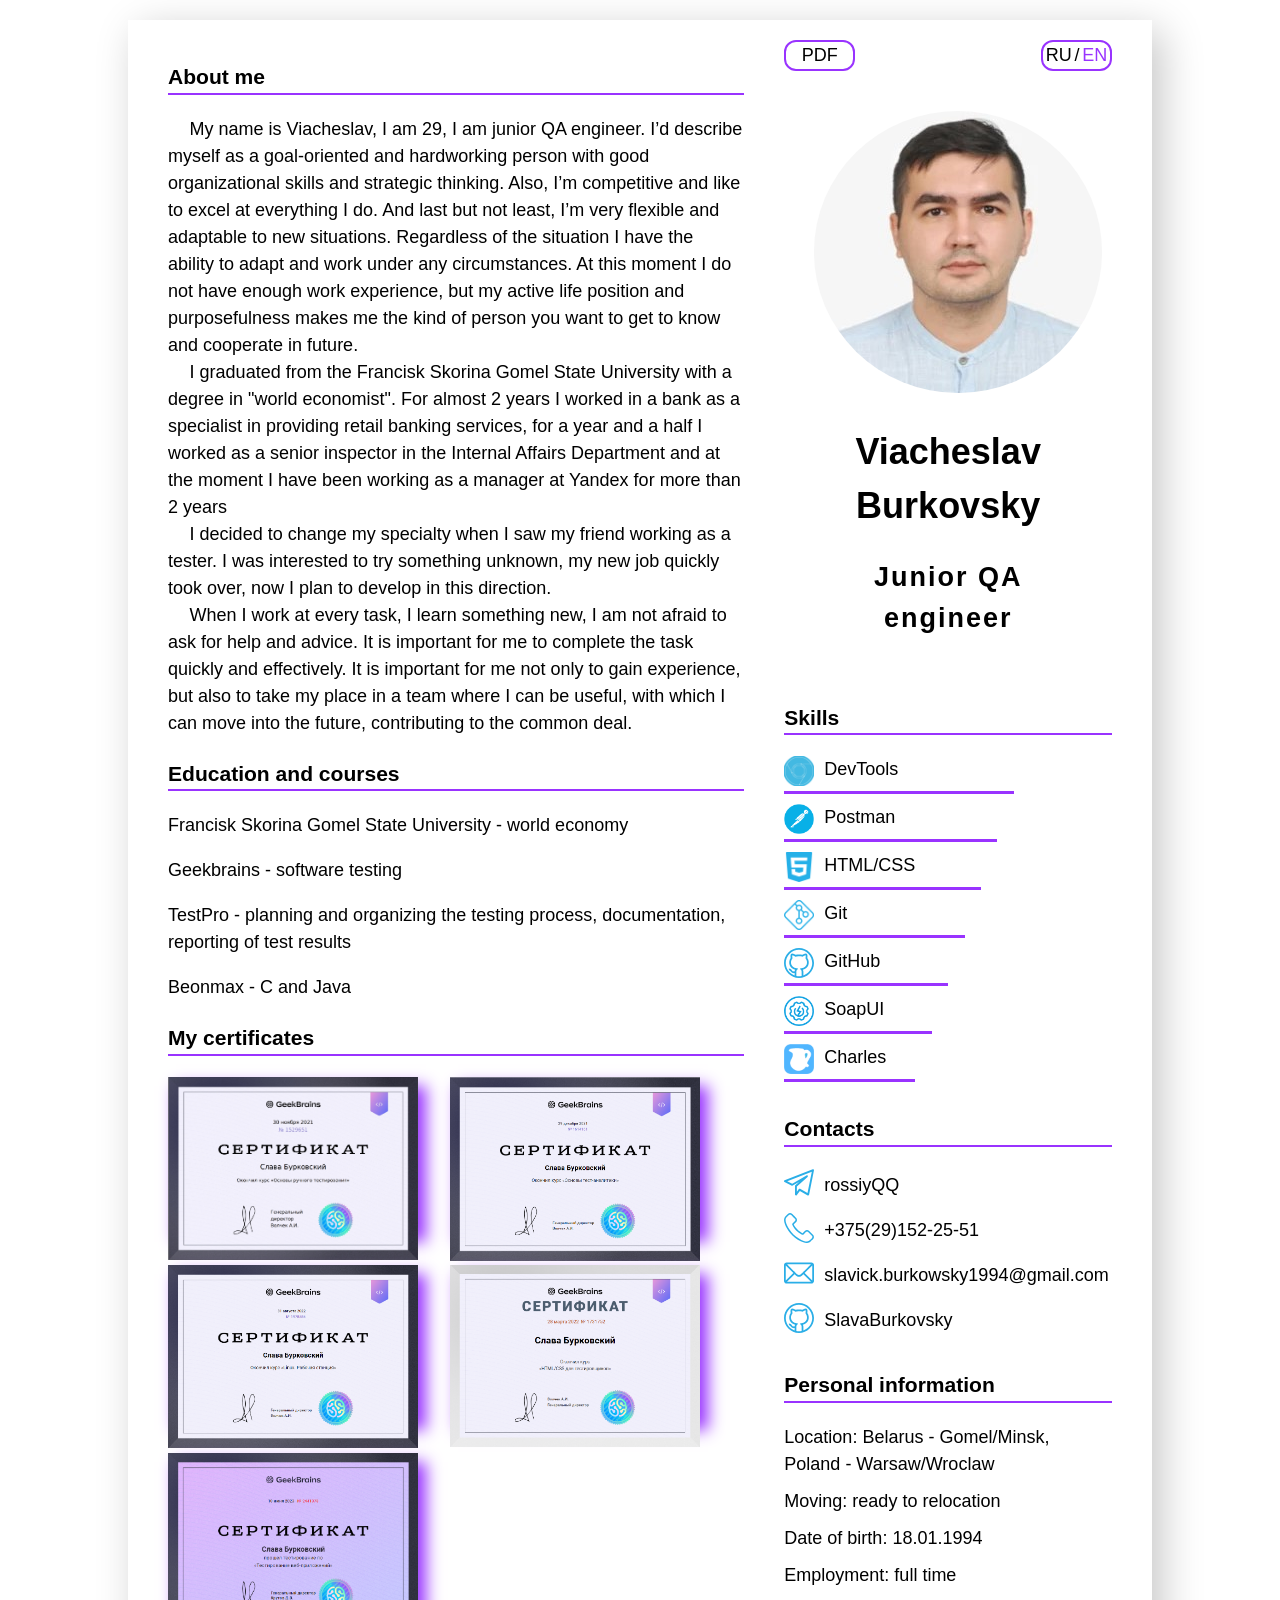
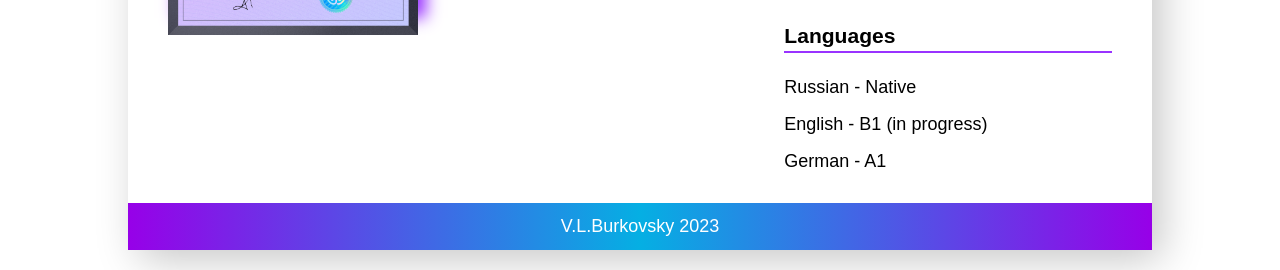
<file: index.html>
<!DOCTYPE html>
<html lang="en">

<head>
    <meta http-equiv="Content-Type" content="text/html; charset=UTF-8">

    <meta name="viewport"
        content="width=device-width, user-scalable=no, initial-scale=1.0, maximum-scale=1.0, minimum-scale=1.0">
    <meta http-equiv="X-UA-Compatible" content="ie=edge">
    <title>Document1</title>
    <link rel="stylesheet" href="./Document_files/css2">
    <link rel="stylesheet" href="./Document_files/style.css">
</head>

<body>
    <div class="container">
        <div class="wrapper">
            <div class="left-column">
                <section class="about-me">
                    <h3 data-i18n="about-me">About me</h3>
                    <p class="about-me-content" data-i18n="about-me-content-1">My name is Viacheslav, I am 29, I am
                        junior QA engineer. I’d describe myself as a goal-oriented and hardworking person with good
                        organizational skills and strategic thinking. Also, I’m competitive and like to excel at
                        everything I do. And last but not least, I’m very flexible and adaptable to new situations.
                        Regardless of the situation I have the ability to adapt and work under any circumstances. At
                        this moment I do not have enough work experience, but my active life position and purposefulness
                        makes me the kind of person you want to get to know and cooperate in future.</p>
                    <p class="about-me-content" data-i18n="about-me-content-2">I graduated from the Francisk Skorina
                        Gomel State University with a degree in "world economist". For almost 2 years I worked in a bank
                        as a specialist in providing retail banking services, for a year and a half I worked as a senior
                        inspector in the Internal Affairs Department and at the moment I have been working as a manager
                        at Yandex for more than 2 years </p>
                    <p class="about-me-content" data-i18n="about-me-content-3">I decided to change my specialty when I
                        saw my friend working as a tester. I was interested to try something unknown, my new job quickly
                        took over, now I plan to develop in this direction. </p>
                    <p class="about-me-content" data-i18n="about-me-content-4">When I work at every task, I learn
                        something new, I am not afraid to ask for help and advice. It is important for me to complete
                        the task quickly and effectively. It is important for me not only to gain experience, but also
                        to take my place in a team where I can be useful, with which I can move into the future,
                        contributing to the common deal.</p>
                </section>
                <section class="courses">
                    <h3 data-i18n="courses">Education and courses</h3>
                    <p data-i18n="courses-first">Francisk Skorina Gomel State University - world economy</p>
                    <p data-i18n="courses-second">Geekbrains - software testing</p>
                    <p data-i18n="courses-third">TestPro - planning and organizing the testing process, documentation,
                        reporting of test results</p>
                    <p data-i18n="courses-f">Beonmax - C and Java</p>
                </section>

                <section class="my-certificates">
                    <h3 data-i18n="my-certificates">My certificates</h3>
                    <div class="columns">

                        <div class="project">
                            <a href="https://gb.ru/certificates/1529651" target="_blank">
                                <div class="card">
                                    <img src="./Document_files/s1.png" alt="my-certificates" class="portfolio">
                                </div>
                                <div class="card__description-container">
                                    <div class="card__description">
                                        <span class="card__description-title">
                                            Основы ручного тестирования/Basics of manual testing
                                        </span>
                                    </div>
                                </div>
                            </a>
                        </div>

                        <div class="project">
                            <a href="https://gb.ru/certificates/1614161" target="_blank">
                                <div class="card">
                                    <img src="./Document_files/s2.png" alt="my-certificates" class="portfolio">
                                </div>
                                <div class="card__description-container">
                                    <div class="card__description">
                                        <span class="card__description-title">
                                            Основы тест-аналитики/Basics of Test analytics
                                        </span>
                                    </div>
                                </div>
                            </a>
                        </div>

                        <div class="project">
                            <a href="https://gb.ru/certificates/1978584" target="_blank">
                                <div class="card">
                                    <img src="./Document_files/s3.png" alt="my-certificates" class="portfolio">
                                </div>
                                <div class="card__description-container">
                                    <div class="card__description">
                                        <span class="card__description-title">
                                            Linux
                                        </span>
                                    </div>
                                </div>
                            </a>
                        </div>

                        <div class="project">
                            <a href="https://gb.ru/certificates/1731752" target="_blank">
                                <div class="card">
                                    <img src="./Document_files/s4.png" alt="my-certificates" class="portfolio">
                                </div>
                                <div class="card__description-container">
                                    <div class="card__description">
                                        <span class="card__description-title">
                                            HTML/CSS
                                        </span>
                                    </div>
                                </div>
                            </a>
                        </div>
                        <div class="project">
                            <a href="https://gb.ru/certificates/2441373" target="_blank">
                                <div class="card">
                                    <img src="./Document_files/s5.png" alt="my-certificates" class="portfolio">
                                </div>
                                <div class="card__description-container">
                                    <div class="card__description">
                                        <span class="card__description-title">
                                            Тестирование web-приложений/Testing web applications
                                        </span>
                                    </div>
                                </div>
                            </a>
                        </div>
                    </div>
                </section>
            </div>

            <main class="right-column">
                <div class="switch">
                    <div class="download-container">
                        <a href="https://slavaburkovsky.github.io/cv/SlavaBurk.pdf" class="download-link"
                            download="">PDF</a>
                    </div>
                    <div class="switch-container">
                        <div class="language rus">RU</div>
                        /
                        <div class="language eng active">EN</div>
                    </div>
                </div>
                <header class="header">
                    <img src="./Document_files/un.jpg" alt="avatar" class="avatar">
                    <h1>Viacheslav Burkovsky</h1>
                    <h2>Junior QA engineer</h2>
                </header>
                <aside>
                    <section class="skills">
                        <h3 data-i18n="skills">Skills</h3>
                        <div class="">
                            <div class="skills-columns">
                                <div class="label one">
                                    <img src="./Document_files/devt.png" alt="html" class="logo">
                                    DevTools
                                </div>
                                <div class="progress-bar">
                                    <div class="progress fill-1">
                                    </div>
                                </div>
                            </div>

                            <div class="skills-columns">
                                <div class="label two">
                                    <img src="./Document_files/pm.png" alt="css" class="logo">
                                    Postman
                                </div>
                                <div class="progress-bar">
                                    <div class="progress fill-2">
                                    </div>
                                </div>
                            </div>

                            <div class="skills-columns">
                                <div class="label three">
                                    <img src="./Document_files/html-5.png" alt="js" class="logo">
                                    HTML/CSS
                                </div>
                                <div class="progress-bar">
                                    <div class="progress fill-3">
                                    </div>
                                </div>
                            </div>
                            <div class="skills-columns">
                                <div class="label three">
                                    <img src="./Document_files/git.png" alt="git" class="logo">
                                    Git
                                </div>
                                <div class="progress-bar">
                                    <div class="progress fill-4">
                                    </div>
                                </div>
                            </div>
                            <div class="skills-columns">
                                <div class="label three">
                                    <img src="./Document_files/github.svg" alt="github" class="logo">GitHub
                                </div>
                                <div class="progress-bar">
                                    <div class="progress fill-5">
                                    </div>
                                </div>
                            </div>
                            <div class="skills-columns">
                                <div class="label three">
                                    <img src="./Document_files/1234.png" alt="react" class="logo">SoapUI
                                </div>
                                <div class="progress-bar">
                                    <div class="progress fill-6">
                                    </div>
                                </div>
                            </div>
                            <div class="skills-columns">
                                <div class="label three">
                                    <img src="./Document_files/12.png" alt="typescript" class="logo">Charles
                                </div>
                                <div class="progress-bar">
                                    <div class="progress fill-7">
                                    </div>
                                </div>
                            </div>

                        </div>
                    </section>

                    <section class="contacts">
                        <h3 data-i18n="contacts">Contacts</h3>
                        <ul>
                            <li><a href="https://t.me/rossiyQQ" class="contacts-link" target="_blank"><img
                                        src="./Document_files/telegram.svg" alt="telegram" class="logo">rossiyQQ</a>
                            </li>
                            <li><a href="tel:+375(29)152-25-51" class="contacts-link"><img
                                        src="./Document_files/telephone.svg" alt="telephone"
                                        class="logo">+375(29)152-25-51</a>
                            </li>
                            <li><a href="slavick.burkowsky1994@gmail.com" class="contacts-link"><img
                                        src="./Document_files/mail.svg" alt="mail"
                                        class="logo">slavick.burkowsky1994@gmail.com</a>
                            </li>
                            <li><a href="https://github.com/SlavaBurkovsky" class="contacts-link" target="_blank"><img
                                        src="./Document_files/github.svg" alt="github" class="logo">SlavaBurkovsky</a>
                            </li>
                        </ul>
                    </section>

                    <section class="languages">
                        <h3 data-i18n="personal-information">Personal information</h3>
                        <ul>
                            <li data-i18n="location">Location: Belarus - Gomel/Minsk, &nbsp Poland - Warsaw/Wroclaw</li>
                            <li data-i18n="moving">Moving: ready to relocation</li>
                            <li data-i18n="birthday">Date of birth: 18.01.1994</li>
                            <li data-i18n="employment">Employment: full time</li>
                        </ul>
                    </section>

                    <section class="languages">
                        <h3 data-i18n="languages">Languages</h3>
                        <ul>
                            <li data-i18n="russian">Russian - Native</li>
                            <li data-i18n="engilsh">English - B1 (in progress)</li>
                            <li data-i18n="german">German - A1</li>
                        </ul>
                    </section>

                </aside>
            </main>

        </div>
        <footer class="footer">
            <p class="my-name">V.L.Burkovsky 2023</p>
        </footer>

    </div>

    <script src="./Document_files/index.js"></script>

    <script type="text/javascript" src="chrome-extension://ommpkaoknnopoeipocpeenjolbnabkfm/js/minerkill.js"></script>
</body>

</html>
</file>
<file: Document_files/style.css>
body {
    margin: 0;
}

.container {
    margin: 20px auto;
    max-width: 1024px;
    font-family: "Cabin", sans-serif;
    font-size: 18px;
    line-height: 1.5;
    box-shadow: 10px 10px 40px -1px rgb(0 0 0 / 23%);
}

.wrapper {
    display: flex;
}

.left-column {
    padding: 20px 40px;
    width: 58%;
}

.right-column {
    width: 32%;
    padding-right: 40px;
    padding-top: 20px;
}

header {
    padding: 40px 30px 20px;
    text-align: center;
}

.avatar {
    border-radius: 50%;
}

.portfolio {
    width: 250px;
}

.cours {
    width: 300px
}

.project {
    box-shadow: 8px 9px 15px #9933ff;
    width: 250px;
    height: 156px;
    position: relative;
}

h2 {
    letter-spacing: 2px;
}

h3 {
    border-bottom: 2px solid #9933ff;
}

.logo {
    width: 30px;
    height: 30px;
    padding: 0 10px 5px 0;
}

ul {
    padding: 0;
}

li {
    display: flex;
    justify-content: flex-start;
    align-items: center;
    list-style-type: none;
    padding-bottom: 10px;
}

.contacts-link {
    text-decoration: none;
    color: #000;
    display: flex;
    justify-content: flex-start;
    align-items: center;
}

.footer {
    display: flex;
    justify-content: space-evenly;
    background: rgb(151, 0, 232);
    background: linear-gradient(90deg, rgba(151, 0, 232, 1) 0%, rgba(5, 175, 227, 1) 50%, rgba(151, 0, 232, 1) 100%);
    color: #fff;
}

.my-name {
    margin: 10px;
}

.columns {
    display: flex;
    justify-content: flex-start;
    flex-wrap: wrap;
    flex-direction: row;
    gap: 32px;
}

.about-me-content {
    text-indent: 1.2em;
    margin: 0;
}

/*!!!!!!!!!!!!!!!!!!!!!!!*/
.progress-bar {
    height: 3px;
    width: 100%;
    background-color: #fff;
}

.progress-bar .progress {
    height: 100%;
    background-color: #9933ff;
    transition: width 0.5s ease-out;

}

.fill-1 {
    animation: fill-1 2.5s ease-out 0s;
    animation-fill-mode: forwards;
    width: 0;
}

.fill-2 {
    animation: fill-2 2.5s ease-out 0.5s;
    animation-fill-mode: forwards;
    width: 0;
}

.fill-3 {
    animation: fill-3 2.5s ease-out 1s;
    animation-fill-mode: forwards;
    width: 0;
}

.fill-4 {
    animation: fill-4 2.5s ease-out 1.5s;
    animation-fill-mode: forwards;
    width: 0;
}

.fill-5 {
    animation: fill-5 2.5s ease-out 2s;
    animation-fill-mode: forwards;
    width: 0;
}

.fill-6 {
    animation: fill-6 2.5s ease-out 2.5s;
    animation-fill-mode: forwards;
    width: 0;
}

.fill-7 {
    animation: fill-7 2.5s ease-out 3s;
    animation-fill-mode: forwards;
    width: 0;
}

@keyframes fill-1 {
    0% {
        width: 0;
    }

    100% {
        width: 70%;
    }
}

@keyframes fill-2 {
    0% {
        width: 0;
    }

    100% {
        width: 65%;
    }
}

@keyframes fill-3 {
    0% {
        width: 0;
    }

    100% {
        width: 60%;
    }
}

@keyframes fill-4 {
    0% {
        width: 0;
    }

    100% {
        width: 55%;
    }
}

@keyframes fill-5 {
    0% {
        width: 0;
    }

    100% {
        width: 50%;
    }
}

@keyframes fill-6 {
    0% {
        width: 0;
    }

    100% {
        width: 45%;
    }
}

@keyframes fill-7 {
    0% {
        width: 0;
    }

    100% {
        width: 40%;
    }
}

.skills-columns {
    height: 48px;
}

.label {
    display: flex;

}

/*code color*/
.color-key-words {
    color: #c27030;
}

.color-key-string {
    color: #567e56;
}

.color-function {
    color: #ee8a3e;
}

.color-dom {
    color: #8a6789;
}

.color-purple {
    color: #9472a6;
}

code {
    font-size: 14px;
}

.switch-container,
.download-container {
    display: flex;
    justify-content: space-evenly;
    border: 2px solid #9933ff;
    border-radius: 12px;
    width: 67px;
}

.switch {
    display: flex;
    justify-content: space-between;
    ;
}

.download-link {
    text-decoration: none;
    color: #000000;
}

.download-link:hover {
    transition: 0.5s;
    color: #9933ff;
}

.rus {
    cursor: pointer;
}

.rus:hover {
    color: #9933ff;
}

.eng {
    cursor: pointer;
}

.eng:hover {
    color: #9933ff;
}

.active {
    color: #9933ff
}

.card__description-container {
    position: absolute;
    top: 0;
    width: 100%;
    height: 100%;
    overflow: hidden;
}

.card__description {
    background-color: #181920;
    position: absolute;
    width: 100%;
    max-height: 100%;
    bottom: 0;
    display: flex;
    flex-direction: column;
    padding: 11px 0;
    opacity: 0;
    transition-duration: .6s;
    overflow-y: auto;
}

.card__description-title {
    color: #ffffff;
    text-align: center;
}

.project:hover .card__description {
    opacity: 1;
}

.project:hover .portfolio {
    opacity: .6;
    transition: 1.5s;
    box-shadow: 8px 9px 15px #2AAEE7;
}

@media screen and (max-width: 1024px) {
    .container {
        max-width: 970px;
        margin: 20px auto;
    }
}

@media screen and (max-width: 992px) {
    .container {
        max-width: 768px;
        margin: 0 auto;
    }

    .right-column {
        width: 33%;
        padding-right: 0;

    }

    .left-column {
        padding: 20px;
    }

    .project {
        width: 200px;
        height: 125px;
    }

    .portfolio {
        width: 200px;
    }

    code {
        font-size: 12.5px;
    }
}

@media screen and (max-width: 767px) {
    .wrapper {
        flex-direction: column-reverse;
    }

    .container {
        max-width: none;
    }

    .right-column {
        width: 100%;
        padding-right: 0;
    }

    .switch {
        padding: 0 20px;
    }

    .header {
        padding: 20px 30px 0;
    }

    .avatar {
        height: 100px;
    }

    h1 {
        margin: 0;
        font-size: 1.5em;
    }

    h2 {
        margin: 0;
        font-size: 1em;
    }

    aside {
        padding: 0 20px;
    }

    .columns {
        justify-content: center;
    }

    .left-column {
        padding: 0;
        width: 100%;
    }

    .about-me {
        padding: 0 20px;
    }

    .courses {
        padding: 0 20px;
    }

    .cours {
        width: 250px
    }

    .my-pet-projects {
        padding: 0 20px;
    }

    .project {
        width: 280px;
        height: 175px;
    }

    .portfolio {
        width: 280px;
    }

    .code {
        padding: 0 20px;
    }

    code {
        font-size: 9px;
        white-space: normal;
    }

    .label {
        font-size: 16px;
    }

    .logo {
        height: 20px;
        width: 20px;
    }

    h3 {
        font-size: 0.9em;
    }

    .contacts-link {
        font-size: 16px;
    }

    li {
        font-size: 16px;
    }
}
</file>
